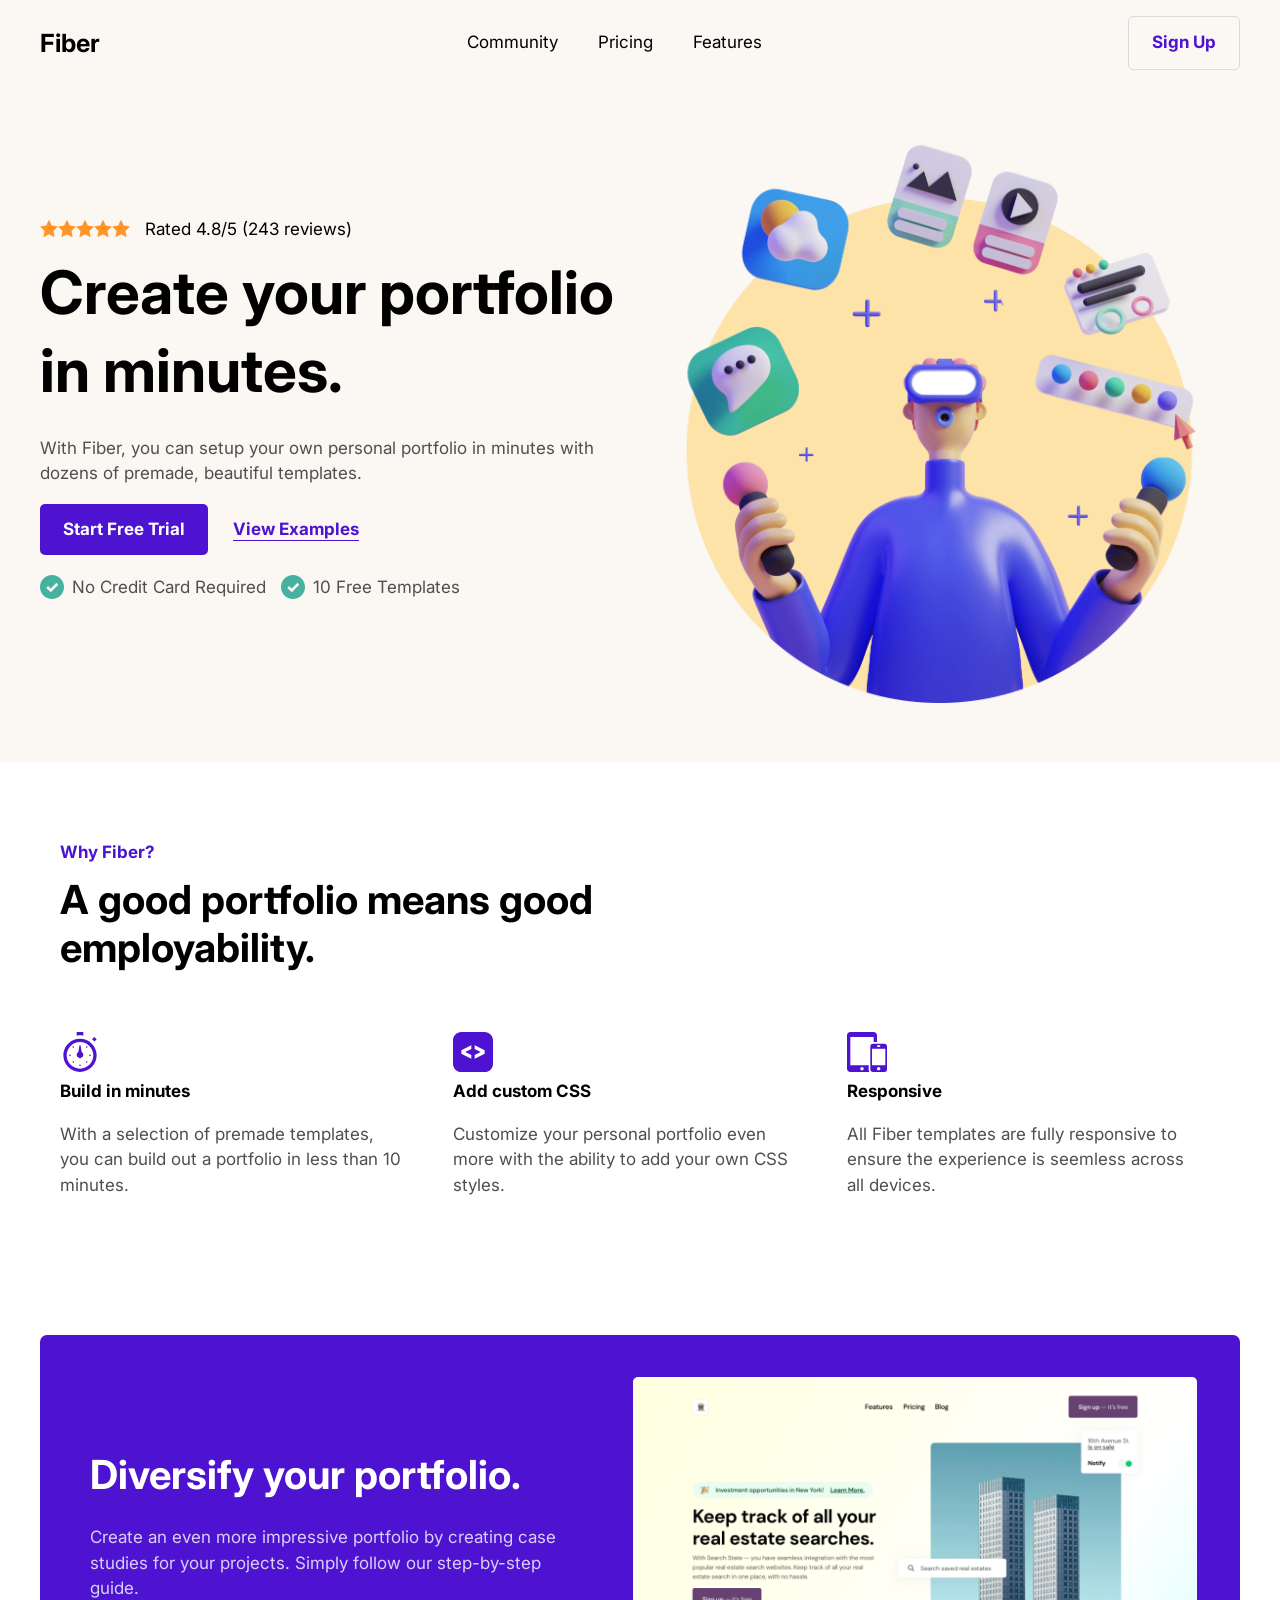
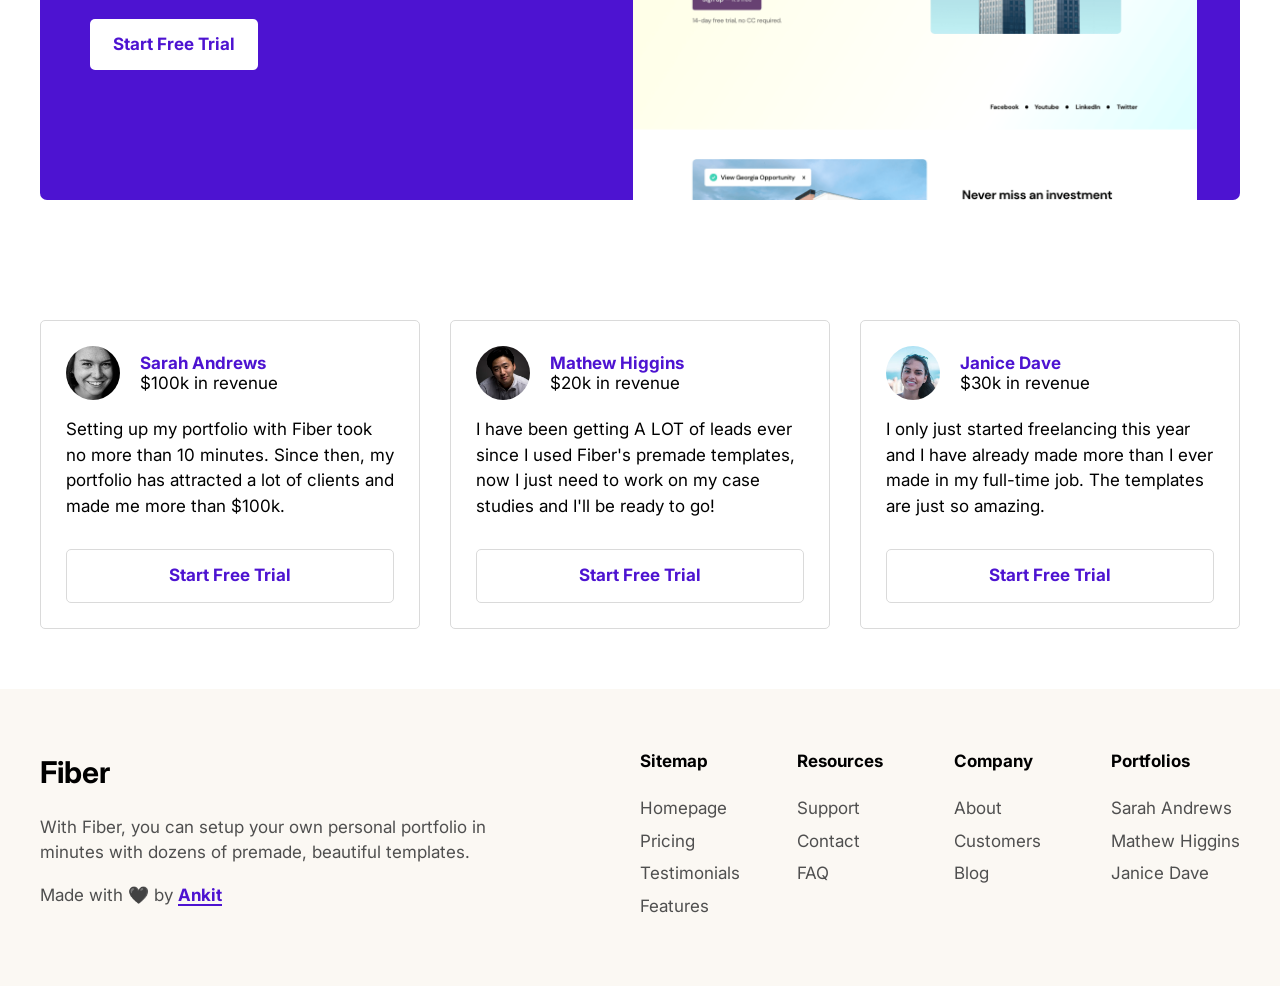
<file: index.html>
<!DOCTYPE html>
<html lang="en">
  <head>
    <meta charset="UTF-8" />
    <meta name="viewport" content="width=device-width, initial-scale=1.0" />
    <title>Fiber</title>
    <link rel="apple-touch-icon" sizes="180x180" href="/Assets/favicon/apple-touch-icon.png" />
    <link rel="icon" type="image/png" sizes="32x32" href="/Assets/favicon/favicon-32x32.png" />
    <link rel="icon" type="image/png" sizes="16x16" href="/Assets/favicon/favicon-16x16.png" />
    <link rel="manifest" href="/site.webmanifest" />
    <link rel="preconnect" href="https://fonts.googleapis.com" />
    <link rel="preconnect" href="https://fonts.gstatic.com" crossorigin />
    <link
      href="https://fonts.googleapis.com/css2?family=Inter:wght@100;200;300;400;500;600;700;800;900&display=swap"
      rel="stylesheet"
    />
    <link rel="stylesheet" href="normalize.css" />
    <link rel="stylesheet" href="styles.css" />
  </head>
  <body>
    <header
      style="padding-top: 0; padding-bottom: 0; background-color: #fbf8f3"
      class="block"
    >
      <nav class="nav collapsible container">
        <div class="header">
          <h3>Fiber</h3>
          <img src="Assets/Hamburger Menu.svg" alt="" />
        </div>

        <ul class="list collapsible__content">
          <li>Community</li>
          <li>Pricing</li>
          <li>Features</li>
        </ul>

        <div class="btns collapsible__content">
          <a style="text-decoration: none;" href="signup.html"><button class="btn btn--primary btn--block nav-btn-1">Sign Up</button></a>
        </div>
      </nav>
    </header>

    <section class="block hero">
      <div class="container grid grid--1x2">
        <img class="hero__img" src="Assets/hero-Illustration.png" alt="" />
        <div class="hero__content">
          <div class="star">
            <img src="Assets/star.svg" alt="" />
            <img src="Assets/star.svg" alt="" />
            <img src="Assets/star.svg" alt="" />
            <img src="Assets/star.svg" alt="" />
            <img src="Assets/star.svg" alt="" />
          </div>
          <h1>Create your portfolio in minutes.</h1>
          <p>
            With Fiber, you can setup your own personal portfolio in minutes
            with dozens of premade, beautiful templates.
          </p>
          <div>
            <a style="text-decoration: none;" href="signup.html"><button class="btn btn--primary">Start Free Trial</button></a>
            <p class="link colored__text">View Examples</p>
          </div>
          <ul class="list list--tick">
            <li>No Credit Card Required</li>
            <li>10 Free Templates</li>
          </ul>
        </div>
      </div>
    </section>

    <section class="block container media-section">
      <div class="media-section__heading">
        <p class="colored__text">Why Fiber?</p>
        <h3>A good portfolio means good employability.</h3>
      </div>
      <div class="grid grid--1x3">
        <div class="media-object">
          <img src="Assets/time.svg" alt="" />
          <span>Build in minutes</span>
          <p>
            With a selection of premade templates, you can build out a portfolio
            in less than 10 minutes.
          </p>
        </div>
        <div class="media-object">
          <img src="Assets/code.svg" alt="" />
          <span>Add custom CSS</span>
          <p>
            Customize your personal portfolio even more with the ability to add
            your own CSS styles.
          </p>
        </div>
        <div class="media-object">
          <img src="Assets/allSizes.svg" alt="" />
          <span>Responsive</span>
          <p>
            All Fiber templates are fully responsive to ensure the experience is
            seemless across all devices.
          </p>
        </div>
      </div>
    </section>

    <section class="block callout">
      <div class="container grid grid--1x2">
        <div class="callout__content">
          <h2>Diversify your portfolio.</h2>
          <p>
            Create an even more impressive portfolio by creating case studies
            for your projects. Simply follow our step-by-step guide.
          </p>
          <button class="btn btn--secondary">Start Free Trial</button>
        </div>

        <img class="callout__img" src="Assets/Page Image.png" alt="" />
      </div>
    </section>

    <section class="block testimonial container">
      <div class="grid grid--1x3">
        <div class="testimonial-card">
          <div class="testimonial-card__header">
            <img src="Assets/User Avatar.svg" alt="" />
            <div class="heading">
              <span class="colored__text testimonial__name">Sarah Andrews</span>
              <span class="black__text">$100k in revenue</span>
            </div>
          </div>
          <div class="tesitmonial-card__body">
            <p class="black__text">
              Setting up my portfolio with Fiber took no more than 10 minutes.
              Since then, my portfolio has attracted a lot of clients and made
              me more than $100k.
            </p>
            <button class="btn btn--block">Start Free Trial</button>
          </div>
        </div>
        <div class="testimonial-card">
          <div class="testimonial-card__header">
            <img src="Assets/User Avatar 2.svg" alt="" />
            <div class="heading">
              <span class="colored__text testimonial__name"
                >Mathew Higgins</span
              >
              <span class="black__text">$20k in revenue</span>
            </div>
          </div>
          <div class="tesitmonial-card__body">
            <p class="black__text">
              I have been getting A LOT of leads ever since I used Fiber's
              premade templates, now I just need to work on my case studies and
              I'll be ready to go!
            </p>
            <button class="btn btn--block">Start Free Trial</button>
          </div>
        </div>
        <div class="testimonial-card">
          <div class="testimonial-card__header">
            <img src="Assets/User Avatar 32.svg" alt="" />
            <div class="heading">
              <span class="colored__text testimonial__name">Janice Dave</span>
              <span class="black__text">$30k in revenue</span>
            </div>
          </div>
          <div class="tesitmonial-card__body">
            <p class="black__text">
              I only just started freelancing this year and I have already made
              more than I ever made in my full-time job. The templates are just
              so amazing.
            </p>
            <button class="btn btn--block">Start Free Trial</button>
          </div>
        </div>
      </div>
    </section>

    <footer class="footer block">
      <div class="container grid grid--1x2">
        <div class="footer__heading">
          <h3>Fiber</h3>
          <p>
            With Fiber, you can setup your own personal portfolio in minutes
            with dozens of premade, beautiful templates.
          </p>
          <p>
            Made with 🖤 by
            <a
              style="text-underline-offset: 3px; text-decoration-thickness: 2px"
              href="https://github.com/ankitraz"
              class="colored__text"
              >Ankit</a
            >
          </p>
        </div>

        <div class="footer__body grid grid--1x4">
          <ul class="list footer--list">
            <li class="list__heading black__text">Sitemap</li>
            <li>Homepage</li>
            <li>Pricing</li>
            <li>Testimonials</li>
            <li>Features</li>
          </ul>
          <ul class="list footer--list">
            <li class="list__heading black__text">Resources</li>
            <li>Support</li>
            <li>Contact</li>
            <li>FAQ</li>
          </ul>
          <ul class="list footer--list">
            <li class="list__heading black__text">Company</li>
            <li>About</li>
            <li>Customers</li>
            <li>Blog</li>
          </ul>
          <ul class="list footer--list">
            <li class="list__heading black__text">Portfolios</li>
            <li>Sarah Andrews</li>
            <li>Mathew Higgins</li>
            <li>Janice Dave</li>
          </ul>
        </div>
      </div>
    </footer>

    <script src="main.js"></script>
  </body>
</html>
</file>
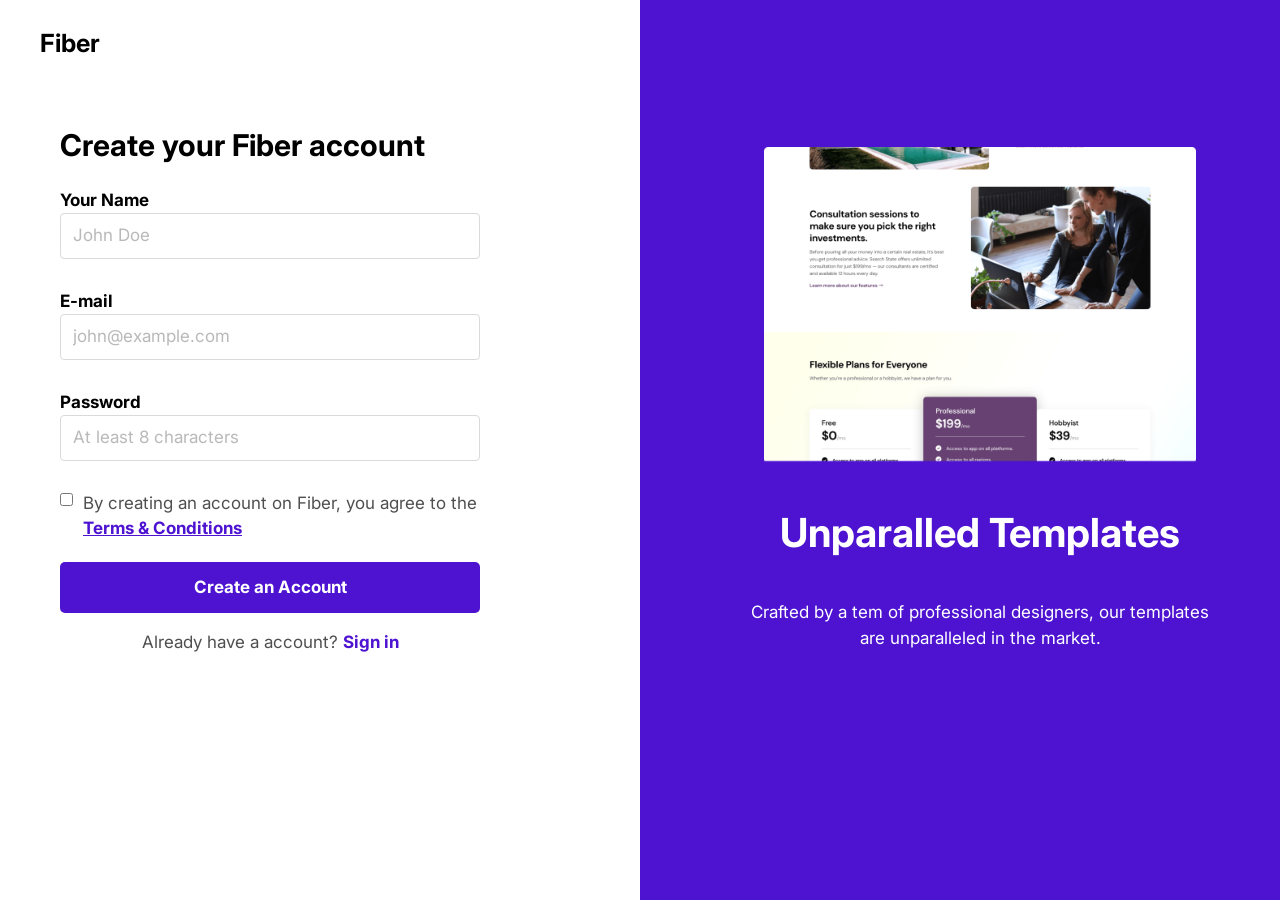
<file: signup.html>
<!DOCTYPE html>
<html lang="en">
  <head>
    <meta charset="UTF-8" />
    <meta name="viewport" content="width=device-width, initial-scale=1.0" />
    <title>Fiber</title>
    <link
      rel="apple-touch-icon"
      sizes="180x180"
      href="/Assets/favicon/apple-touch-icon.png"
    />
    <link
      rel="icon"
      type="image/png"
      sizes="32x32"
      href="/Assets/favicon/favicon-32x32.png"
    />
    <link
      rel="icon"
      type="image/png"
      sizes="16x16"
      href="/Assets/favicon/favicon-16x16.png"
    />
    <link rel="manifest" href="/site.webmanifest" />
    <link rel="preconnect" href="https://fonts.googleapis.com" />
    <link rel="preconnect" href="https://fonts.gstatic.com" crossorigin />
    <link
      href="https://fonts.googleapis.com/css2?family=Inter:wght@100;200;300;400;500;600;700;800;900&display=swap"
      rel="stylesheet"
    />
    <link rel="stylesheet" href="normalize.css" />
    <link rel="stylesheet" href="styles.css" />
  </head>

  <body>
    <section class="top">
      <header style="padding-top: 0; padding-bottom: 0" class="block">
        <nav class="nav collapsible container">
          <div class="header">
            <a style="text-decoration: none;" href="index.html">
              <h3>Fiber</h3>
            </a>
            <img style="display: none;" src="Assets/Hamburger Menu.svg" alt="" />
          </div>
          <ul style="display: none;" class="list collapsible__content">
            <li>Community</li>
            <li>Pricing</li>
            <li>Features</li>
          </ul>
          <div style="display: none;" class="btns collapsible__content">
            <button class="btn btn--primary btn--block nav-btn-1">Sign Up</button>
          </div>
        </nav>
      </header>
      <section class="form_section block container">
        <div class="grid grid--1x2">
          <form class="form" action="">
            <h3>Create your Fiber account</h3>
            <label for="">Your Name</label>
            <input class="input" placeholder="John Doe" type="text" />
            <label for="">E-mail</label>
            <input class="input" placeholder="john@example.com" type="text" />
            <label for="">Password</label>
            <input
              class="input"
              placeholder="At least 8 characters"
              type="text"
            />
            <div class="terms">
              <input class="checkbox" type="checkbox" name="" id="" />
              <span for=""
                >By creating an account on Fiber, you agree to the
                <a class="colored__text" href="#">Terms & Conditions</a></span
              >
            </div>
            <button class="btn btn--primary">Create an Account</button>
            <p>Already have a account? <span class="colored__text">Sign in</span></p>
          </form>
          <div class="signup_img">
            <img src="Assets/Sign Up Image.png" alt="" />
            <h3 class="img__text">Unparalled Templates</h3>
            <p class="img__paragraph">
              Crafted by a tem of professional designers, our templates are
              unparalleled in the market.
            </p>
          </div>
        </div>
      </section>
    </section>

    <script src="main.js"></script>
  </body>
</html>
</file>
<file: styles.css>
html {
  font-size: 62.5%;
}

*,
*::after,
*::before {
  box-sizing: border-box;
}

/* typography */
body {
  font-family: "Inter", sans-serif;
  color: #4f4f4f;
  font-size: 1.6rem;
  line-height: 1.5;
}

h1 {
  color: #000000;
  margin-bottom: 1rem;
  line-height: 1.3;
  font-size: 5rem;
  font-weight: 700;
}

h2 {
  color: #000000;
  margin-bottom: 2rem;
  font-size: 4rem;
  font-weight: 700;
}

h3 {
  color: #000000;
  margin-bottom: 2rem;
  font-size: 3rem;
  font-weight: 700;
}

@media screen and (min-width: 768px) {
  h1 {
    font-size: 6rem;
  }
  h2 {
    font-size: 5rem;
  }
  h3 {
    font-size: 4rem;
  }
  body {
    font-size: 1.7rem;
  }
}
.black__text {
  color: #000000;
}

/* links and colored texts */
.colored__text {
  color: #4d13d1;
  font-weight: bold;
}

.link {
  text-decoration: underline;
  text-underline-offset: 0.5rem;
}

.btn {
  padding: 1.6rem 2.3rem;
  font-weight: bold;
  border-radius: 5px;
  border: none;
}
.btn.btn--primary {
  background: #4d13d1;
  color: #fff;
}
.btn.btn--primary:hover {
  background: #3c0fa2;
}
.btn.btn--secondary {
  background: #fff;
  color: #4d13d1;
}
.btn.btn--secondary:hover {
  background: #4d13d1;
  color: white;
}
.btn.btn--block {
  width: 100%;
  border: 1px solid #dadada;
  background: transparent;
  color: #4d13d1;
}
.btn.btn--block:hover {
  background: #4d13d1;
  color: white;
}

.list {
  list-style: none;
  padding: 0;
  margin: 0;
}
.list.list--tick li {
  display: inline-flex;
  flex-direction: row;
  margin-right: 1rem;
}
.list.list--tick li::before {
  content: url("Assets/Checkmark.svg");
  padding-right: 0.8rem;
}
.list.footer--list .list__heading {
  font-weight: bold;
  padding-bottom: 1.5rem;
}
.list.footer--list li {
  margin-bottom: 0.7rem;
}

/* media object */
.media-object span {
  display: block;
  color: black;
  font-weight: bold;
}

.testimonial-card {
  border: 1px solid #dadada;
  padding: 2.5rem;
  border-radius: 5px;
}
.testimonial-card .heading {
  display: inline-flex;
  flex-direction: column;
  vertical-align: middle;
  margin-left: 1.5rem;
}
.testimonial-card span {
  line-height: 1.2;
}
.testimonial-card img {
  vertical-align: middle;
}
.testimonial-card p {
  margin-bottom: 3rem;
}

.grid {
  display: grid;
}
@media screen and (min-width: 768px) {
  .grid.grid--1x2 {
    grid-template-columns: repeat(2, 1fr);
  }
  .grid.grid--1x3 {
    grid-template-columns: repeat(3, 1fr);
  }
  .grid.grid--1x4 {
    grid-template-columns: repeat(4, 1fr);
  }
}

.container {
  max-width: 1200px;
  margin: 0 auto;
}

.block {
  --padding-vertical: 6rem;
  padding: var(--padding-vertical) 2rem;
}

.input {
  padding: 1.2rem;
  border-radius: 4px;
  border: solid 1px #dadada;
  outline: 0;
}
.input::-moz-placeholder {
  opacity: 0.5;
}
.input::placeholder {
  opacity: 0.5;
}

.checkbox {
  width: 1.7rem;
  height: 1.7rem;
}

.collapsible__content {
  display: none;
}

.collapsible--expanded .collapsible__content {
  display: block;
}

.nav .header {
  display: flex;
  justify-content: space-between;
}
.nav h3 {
  font-size: 2.5rem;
}
.nav .list {
  margin-bottom: 2rem;
  margin-top: 3rem;
}
.nav .list li {
  margin-bottom: 2rem;
  color: #000000;
  cursor: pointer;
}
.nav .list li:hover {
  color: #4d13d1;
}
.nav .btn {
  margin-bottom: 1.5rem;
}
@media screen and (min-width: 768px) {
  .nav {
    display: flex;
    justify-content: space-between;
  }
  .nav img {
    display: none;
  }
  .nav .list {
    display: flex;
    justify-content: center;
    margin: 2rem 2rem;
  }
  .nav .list li {
    padding-left: 2rem;
    padding-right: 2rem;
    margin-bottom: 0;
    padding-top: 1rem;
    padding-bottom: 1rem;
  }
  .nav .btns {
    display: flex;
    align-items: center;
  }
  .nav .btns .btn {
    margin-bottom: 0;
  }
}

.hero {
  background-color: #fbf8f3;
}
.hero.block {
  padding-top: 0;
}
.hero .hero__img {
  width: 100%;
  grid-row-start: 1;
  grid-row-end: 2;
}
.hero .btn {
  width: 100%;
}
.hero .colored__text {
  text-align: center;
  margin-bottom: 2rem;
}
.hero li {
  margin-bottom: 0.8rem;
}
.hero .hero__content {
  margin-top: 2rem;
}
.hero .hero__content h1 {
  margin-top: 0;
  padding-top: 1rem;
}
.hero .hero__content .star {
  display: flex;
  width: -moz-fit-content;
  width: fit-content;
}
.hero .hero__content .star::after {
  content: "Rated 4.8/5 (243 reviews)";
  padding-left: 1.5rem;
  padding-top: 3px;
  color: #000000;
}
@media screen and (min-width: 768px) {
  .hero.block {
    padding-top: 2rem;
    padding-bottom: 6rem;
  }
  .hero .hero__content {
    display: flex;
    flex-direction: column;
    justify-content: center;
  }
  .hero .hero__img {
    grid-column-start: 2;
    grid-column-end: 3;
  }
  .hero .btn {
    width: -moz-fit-content;
    width: fit-content;
    margin-bottom: 2rem;
    display: inline;
  }
  .hero .colored__text {
    display: inline;
    text-align: left;
    width: -moz-fit-content;
    width: fit-content;
    padding-left: 2rem;
  }
}

.media-section .media-section__heading h3 {
  margin-top: 0;
  margin-bottom: 3rem;
  line-height: 1.2;
}
.media-section .media-section__heading .colored__text {
  margin-bottom: 1rem;
}
.media-section .media-object {
  padding-bottom: 2.3rem;
}
@media screen and (min-width: 768px) {
  .media-section .media-section__heading {
    width: 600px;
    padding-bottom: 3rem;
  }
  .media-section .grid {
    -moz-column-gap: 2rem;
         column-gap: 2rem;
  }
  .media-section .media-object {
    padding: 0;
    padding-right: 3rem;
  }
}

.callout .container {
  background: #4d13d1;
  border-radius: 7px;
}
.callout .container .callout__content {
  justify-self: center;
  padding: 2rem;
}
.callout .container .callout__content h2 {
  color: white;
  font-size: 4rem;
}
.callout .container .callout__content p {
  color: white;
  opacity: 0.8;
}
.callout .container .callout__img {
  width: 100%;
  padding: 2rem;
  position: relative;
  bottom: 0;
  padding-bottom: 0;
}
@media screen and (min-width: 768px) {
  .callout .grid {
    grid-template-rows: max-content;
  }
  .callout .container {
    position: relative;
  }
  .callout .container .callout__content {
    margin-top: 8rem;
    margin-bottom: 10rem;
    padding-left: 5rem;
    margin-right: 5rem;
    padding-top: 3rem;
    padding-bottom: 3rem;
  }
  .callout .container .callout__content h2 {
    margin-top: 0;
  }
  .callout .container .callout__img {
    position: absolute;
    width: 47%;
    right: 4.3rem;
    bottom: 0;
    padding: 0;
  }
}

.testimonial .grid {
  gap: 4rem 3rem;
}
@media screen and (min-width: 768px) {
  .testimonial.block {
    padding-left: 0;
    padding-right: 0;
  }
}

.footer.block {
  background: #fbf8f3;
}
.footer .container.grid {
  row-gap: 3rem;
}
.footer .container .footer__heading {
  align-self: center;
}
.footer .container .footer__heading h3 {
  margin-top: 0;
  font-size: 3rem;
}
.footer .container .footer__body {
  align-self: center;
}
.footer .container .footer__body.grid {
  -moz-column-gap: 2rem;
       column-gap: 2rem;
  row-gap: 4rem;
  grid-template-columns: repeat(2, 1fr);
}
@media screen and (min-width: 768px) {
  .footer .container .footer__heading {
    padding-right: 10rem;
    padding-left: 0;
  }
  .footer .container .footer__body.grid {
    grid-template-columns: repeat(4, 1fr);
    -moz-column-gap: 5rem;
         column-gap: 5rem;
  }
  .footer .container .footer__body.grid .list {
    width: -moz-max-content;
    width: max-content;
  }
}

.form label {
  color: black;
  font-weight: bold;
}
.form .input {
  width: 100%;
  margin-bottom: 3rem;
}
.form .terms {
  display: flex;
  justify-items: center;
  margin-bottom: 2rem;
}
.form .terms .checkbox {
  margin-right: 1rem;
}
.form .btn {
  width: 100%;
}

.form_section.block {
  padding-top: 0;
}
.form_section .grid .signup_img {
  display: none;
}
.form_section .grid .form {
  padding: 2rem;
  padding-top: 0;
}
.form_section .grid .form h3 {
  font-size: 3rem;
  margin-top: 1rem;
}
.form_section .grid .form p {
  text-align: center;
}
@media screen and (min-width: 768px) {
  .form_section .grid .signup_img {
    display: block;
    align-self: center;
    text-align: center;
    margin-left: 10rem;
    display: flex;
    flex-direction: column;
    align-items: center;
    justify-content: center;
  }
  .form_section .grid .signup_img img {
    width: 90%;
    display: block;
    margin-top: 3rem;
  }
  .form_section .grid .form {
    padding: 3rem;
    padding-right: 16rem;
    padding-left: 0;
    justify-self: center;
    align-self: center;
  }
}

@media screen and (min-width: 768px) {
  .top {
    height: 100vh;
    background: linear-gradient(to right, white 0%, white 50%, #4d13d1 50%, #4d13d1 100%);
  }
  .top .signup_img {
    color: white;
  }
  .top .signup_img h3 {
    color: white;
  }
}/*# sourceMappingURL=styles.css.map */
</file>
